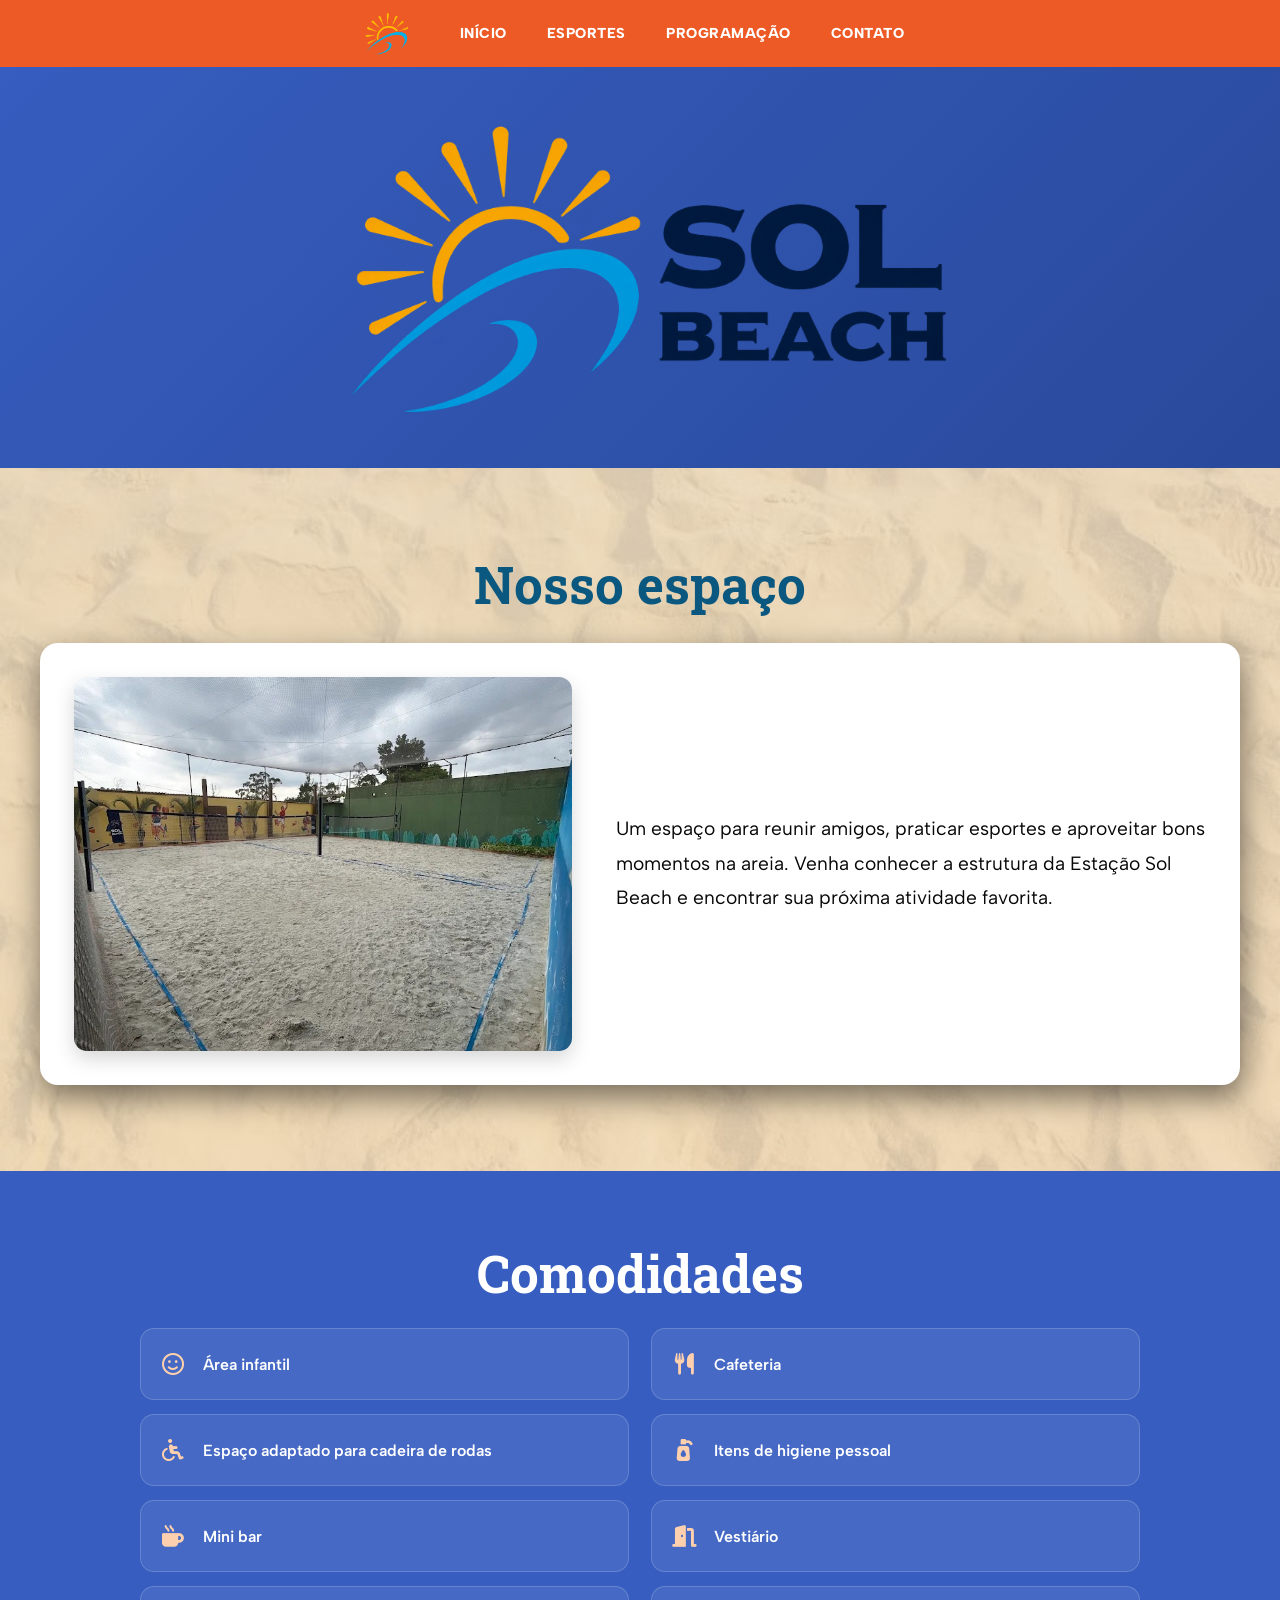
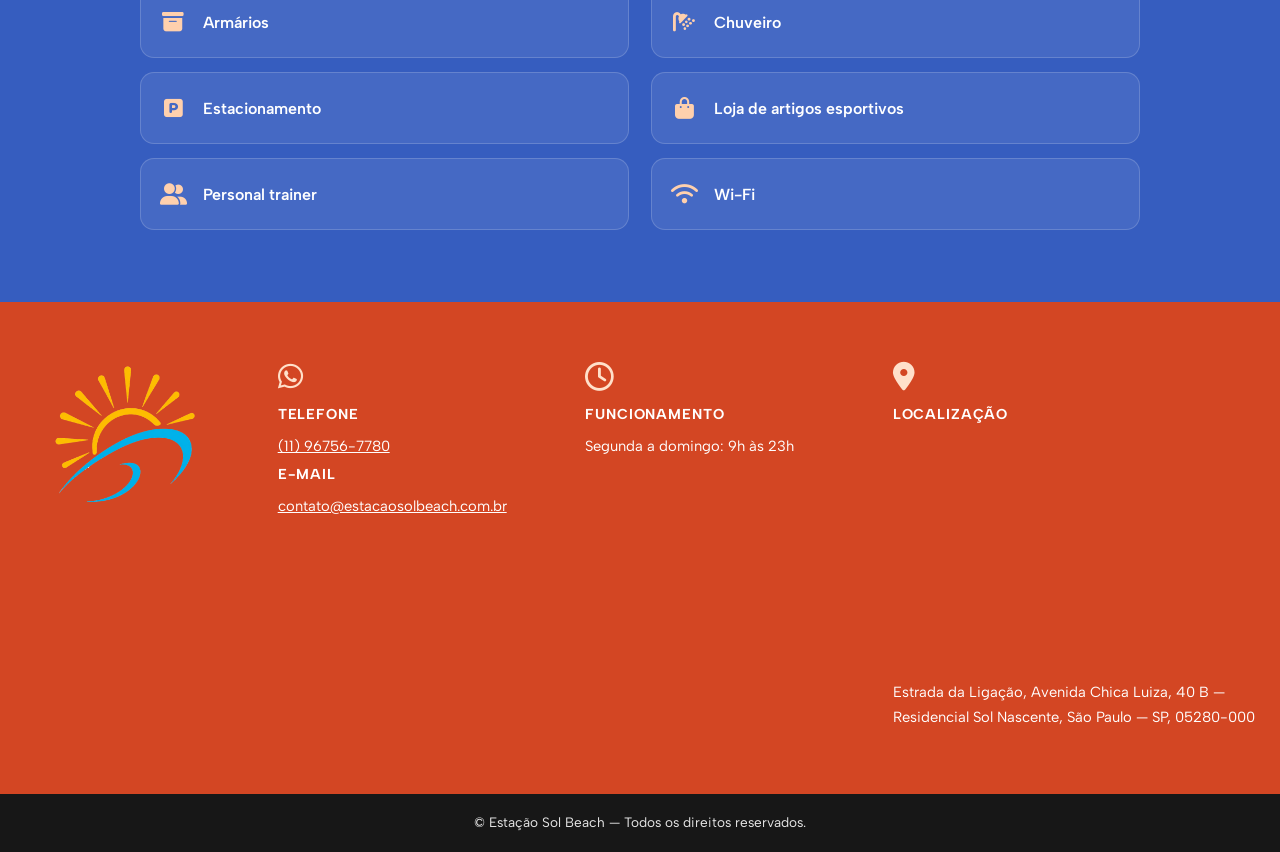
<file: index.html>
<!DOCTYPE html>
<html lang="pt-BR">
<head>
  <meta charset="UTF-8">
  <meta name="viewport" content="width=device-width, initial-scale=1">
  <meta name="description" content="Conheça a Estação Sol Beach: espaço, comodidades e estrutura para curtir esportes na areia.">
  <meta name="Grupo CEDESP" content="SOL BEACH">
  <title>Estação Sol Beach</title>
  <link rel="stylesheet" href="Estilo.css">
  <link rel="stylesheet" href="https://cdnjs.cloudflare.com/ajax/libs/font-awesome/6.7.2/css/all.min.css">
</head>
<body>
  <header>
    <nav class="Navegação-principal">
      <img class="logo-nav" src="Imagens/770f87b9-71e3-405a-a703-77a4671714f0.png" alt="Logo Estação Sol Beach">
      <a href="inicio.html" aria-current="page">Início</a>
      <a href="Sports.html">Esportes</a>
      <a href="https://www.instagram.com/estacaosolbeach/" target="_blank" rel="noopener noreferrer">Programação</a>
      <a href="#contato">Contato</a>
    </nav>
    <img class="marca" src="Imagens/56bd0a81-e079-42cf-9eba-d9d4a86ff33b.png" alt="Estação Sol Beach">
  </header>

  <main>
    <section class="local" id="espaco">
      <h2>Nosso espaço</h2>
      <div class="local2">
        <div class="localizacao">
          <img src="Imagens/unnamed (1).jpg" class="foto" alt="Vista das quadras da Estação Sol Beach">
          <p>Um espaço para reunir amigos, praticar esportes e aproveitar bons momentos na areia. Venha conhecer a estrutura da Estação Sol Beach e encontrar sua próxima atividade favorita.</p>
          
        </div>
      </div>
    </section>

    <section class="copacria" id="comodidades">
      <h2>Comodidades</h2>
      <div class="comodidades">
        <div class="comodidade"><i class="fa-regular fa-face-smile" aria-hidden="true"></i><span>Área infantil</span></div>
        <div class="comodidade"><i class="fa-solid fa-utensils" aria-hidden="true"></i><span>Cafeteria</span></div>
        <div class="comodidade"><i class="fa-solid fa-wheelchair" aria-hidden="true"></i><span>Espaço adaptado para cadeira de rodas</span></div>
        <div class="comodidade"><i class="fa-solid fa-pump-soap" aria-hidden="true"></i><span>Itens de higiene pessoal</span></div>
        <div class="comodidade"><i class="fa-solid fa-mug-hot" aria-hidden="true"></i><span>Mini bar</span></div>
        <div class="comodidade"><i class="fa-solid fa-door-open" aria-hidden="true"></i><span>Vestiário</span></div>
        <div class="comodidade"><i class="fa-solid fa-box-archive" aria-hidden="true"></i><span>Armários</span></div>
        <div class="comodidade"><i class="fa-solid fa-shower" aria-hidden="true"></i><span>Chuveiro</span></div>
        <div class="comodidade"><i class="fa-solid fa-square-parking" aria-hidden="true"></i><span>Estacionamento</span></div>
        <div class="comodidade"><i class="fa-solid fa-bag-shopping" aria-hidden="true"></i><span>Loja de artigos esportivos</span></div>
        <div class="comodidade"><i class="fa-solid fa-user-group" aria-hidden="true"></i><span>Personal trainer</span></div>
        <div class="comodidade"><i class="fa-solid fa-wifi" aria-hidden="true"></i><span>Wi-Fi</span></div>
      </div>
    </section>

    <section class="final" id="contato">
      <div class="informacoes">
        <img class="foto-final" src="Imagens/770f87b9-71e3-405a-a703-77a4671714f0.png" alt="Logo Estação Sol Beach">
        <div class="info">
          <i class="fa-brands fa-whatsapp" aria-hidden="true"></i>
          <h3>TELEFONE</h3>
          <p><a href="https://wa.me/5511967567780">(11) 96756-7780</a></p>
          <h3>E-MAIL</h3>
          <p><a href="mailto:contato@estacaosolbeach.com.br">contato@estacaosolbeach.com.br</a></p>
        </div>
        <div class="info">
          <i class="fa-regular fa-clock" aria-hidden="true"></i>
          <h3>FUNCIONAMENTO</h3>
          <p>Segunda a domingo: 9h às 23h</p>
        </div>
        <div class="info">
          <i class="fa-solid fa-location-dot" aria-hidden="true"></i>
          <h3>LOCALIZAÇÃO</h3>
          <iframe class="mapa" title="Mapa da Estação Sol Beach" src="https://www.google.com/maps/embed?pb=!1m18!1m12!1m3!1d29284.27671299266!2d-46.80789090520055!3d-23.441173777663405!2m3!1f0!2f0!3f0!3m2!1i1024!2i768!4f13.1!3m3!1m2!1s0x94cefcefc41f89bf%3A0x5785627fc1f5224d!2ssolbeach!5e0!3m2!1spt-BR!2sbr!4v1791486015866!5m2!1spt-BR!2sbr" loading="lazy" referrerpolicy="strict-origin-when-cross-origin" allowfullscreen></iframe>
          <p>Estrada da Ligação, Avenida Chica Luiza, 40 B — Residencial Sol Nascente, São Paulo — SP, 05280-000</p>
        </div>
      </div>
    </section>
  </main>
  <footer><p>© Estação Sol Beach — Todos os direitos reservados.</p></footer>
</body>
</html>
</file>
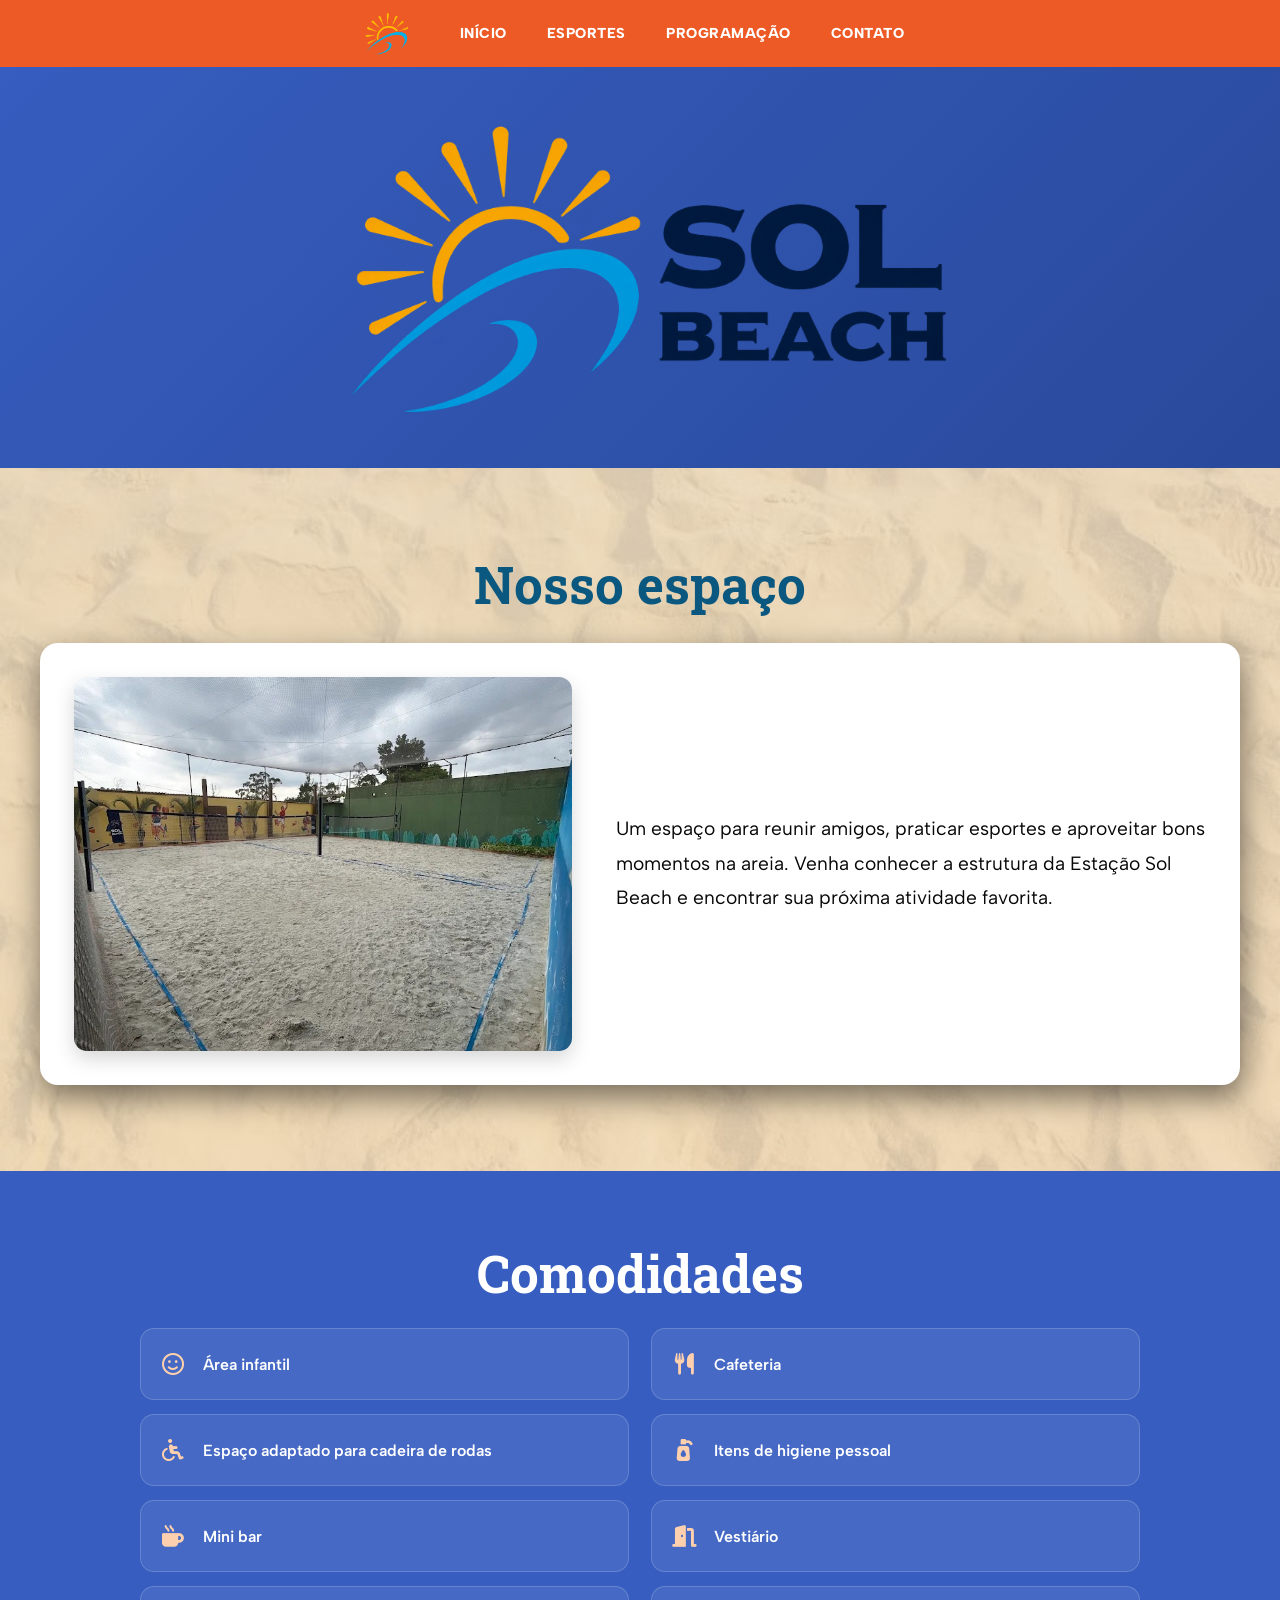
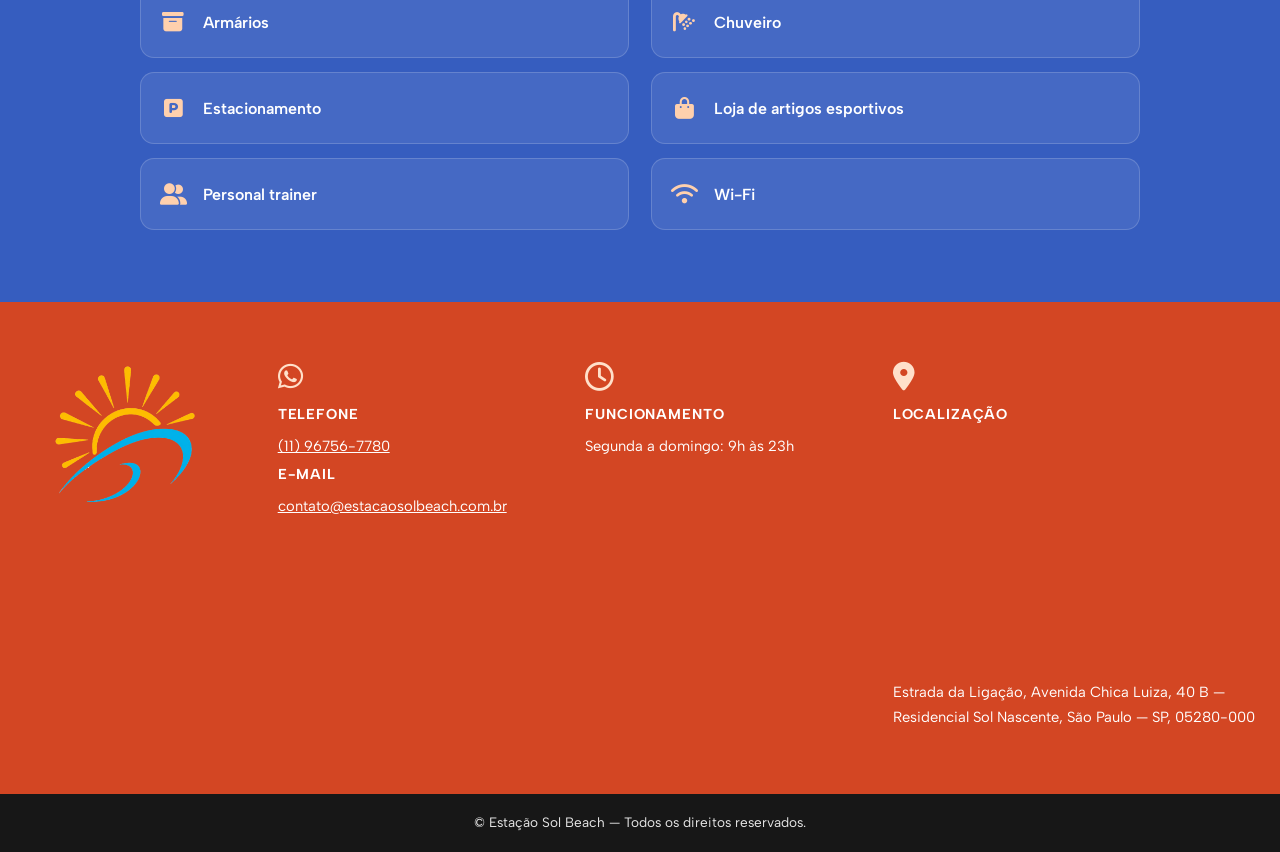
<file: inicio.html>
<!DOCTYPE html>
<html lang="pt-BR">
<head>
  <meta charset="UTF-8">
  <meta name="viewport" content="width=device-width, initial-scale=1">
  <meta name="description" content="Conheça a Estação Sol Beach: espaço, comodidades e estrutura para curtir esportes na areia.">
  <meta name="Grupo CEDESP" content="SOL BEACH">
  <title>Estação Sol Beach</title>
  <link rel="stylesheet" href="Estilo.css">
  <link rel="stylesheet" href="https://cdnjs.cloudflare.com/ajax/libs/font-awesome/6.7.2/css/all.min.css">
</head>
<body>
  <header>
    <nav aria-label="Navegação principal">
      <img class="logo-nav" src="Imagens/770f87b9-71e3-405a-a703-77a4671714f0.png" alt="Logo Estação Sol Beach">
      <a href="inicio.html">Início</a>
      <a href="Sports.html">Esportes</a>
      <a href="https://www.instagram.com/estacaosolbeach/" target="_blank" rel="noopener noreferrer">Programação</a>
      <a href="#contato">Contato</a>
    </nav>
    <img class="marca" src="Imagens/56bd0a81-e079-42cf-9eba-d9d4a86ff33b.png" alt="Estação Sol Beach">
  </header>

  <main>
    <section class="local" id="espaco">
      <h2>Nosso espaço</h2>
      <div class="local2">
        <div class="localizacao">
          <img src="Imagens/unnamed (1).jpg" class="foto" alt="Vista das quadras da Estação Sol Beach">
          <p>Um espaço para reunir amigos, praticar esportes e aproveitar bons momentos na areia. Venha conhecer a estrutura da Estação Sol Beach e encontrar sua próxima atividade favorita.</p>
        </div>
      </div>
    </section>

    <section class="copacria" id="comodidades">
      <h2>Comodidades</h2>
      <div class="comodidades">
        <div class="comodidade"><i class="fa-regular fa-face-smile" aria-hidden="true"></i><span>Área infantil</span></div>
        <div class="comodidade"><i class="fa-solid fa-utensils" aria-hidden="true"></i><span>Cafeteria</span></div>
        <div class="comodidade"><i class="fa-solid fa-wheelchair" aria-hidden="true"></i><span>Espaço adaptado para cadeira de rodas</span></div>
        <div class="comodidade"><i class="fa-solid fa-pump-soap" aria-hidden="true"></i><span>Itens de higiene pessoal</span></div>
        <div class="comodidade"><i class="fa-solid fa-mug-hot" aria-hidden="true"></i><span>Mini bar</span></div>
        <div class="comodidade"><i class="fa-solid fa-door-open" aria-hidden="true"></i><span>Vestiário</span></div>
        <div class="comodidade"><i class="fa-solid fa-box-archive" aria-hidden="true"></i><span>Armários</span></div>
        <div class="comodidade"><i class="fa-solid fa-shower" aria-hidden="true"></i><span>Chuveiro</span></div>
        <div class="comodidade"><i class="fa-solid fa-square-parking" aria-hidden="true"></i><span>Estacionamento</span></div>
        <div class="comodidade"><i class="fa-solid fa-bag-shopping" aria-hidden="true"></i><span>Loja de artigos esportivos</span></div>
        <div class="comodidade"><i class="fa-solid fa-user-group" aria-hidden="true"></i><span>Personal trainer</span></div>
        <div class="comodidade"><i class="fa-solid fa-wifi" aria-hidden="true"></i><span>Wi-Fi</span></div>
      </div>
    </section>

    <section class="final" id="contato">
      <div class="informacoes">
        <img class="foto-final" src="Imagens/770f87b9-71e3-405a-a703-77a4671714f0.png" alt="Logo Estação Sol Beach">
        <div class="info">
          <i class="fa-brands fa-whatsapp" aria-hidden="true"></i>
          <h3>TELEFONE</h3>
          <p><a href="https://wa.me/5511967567780">(11) 96756-7780</a></p>
          <h3>E-MAIL</h3>
          <p><a href="mailto:contato@estacaosolbeach.com.br">contato@estacaosolbeach.com.br</a></p>
        </div>
        <div class="info">
          <i class="fa-regular fa-clock" aria-hidden="true"></i>
          <h3>FUNCIONAMENTO</h3>
          <p>Segunda a domingo: 9h às 23h</p>
        </div>
        <div class="info">
          <i class="fa-solid fa-location-dot" aria-hidden="true"></i>
          <h3>LOCALIZAÇÃO</h3>
          <iframe class="mapa" title="Mapa da Estação Sol Beach" src="https://www.google.com/maps/embed?pb=!1m18!1m12!1m3!1d29284.27671299266!2d-46.80789090520055!3d-23.441173777663405!2m3!1f0!2f0!3f0!3m2!1i1024!2i768!4f13.1!3m3!1m2!1s0x94cefcefc41f89bf%3A0x5785627fc1f5224d!2ssolbeach!5e0!3m2!1spt-BR!2sbr!4v1791486015866!5m2!1spt-BR!2sbr" loading="lazy" referrerpolicy="strict-origin-when-cross-origin" allowfullscreen></iframe>
          <p>Estrada da Ligação, Avenida Chica Luiza, 40 B — Residencial Sol Nascente, São Paulo — SP, 05280-000</p>
        </div>
      </div>
    </section>
  </main>
  <footer><p>© Estação Sol Beach — Todos os direitos reservados.</p></footer>
</body>
</html>
</file>
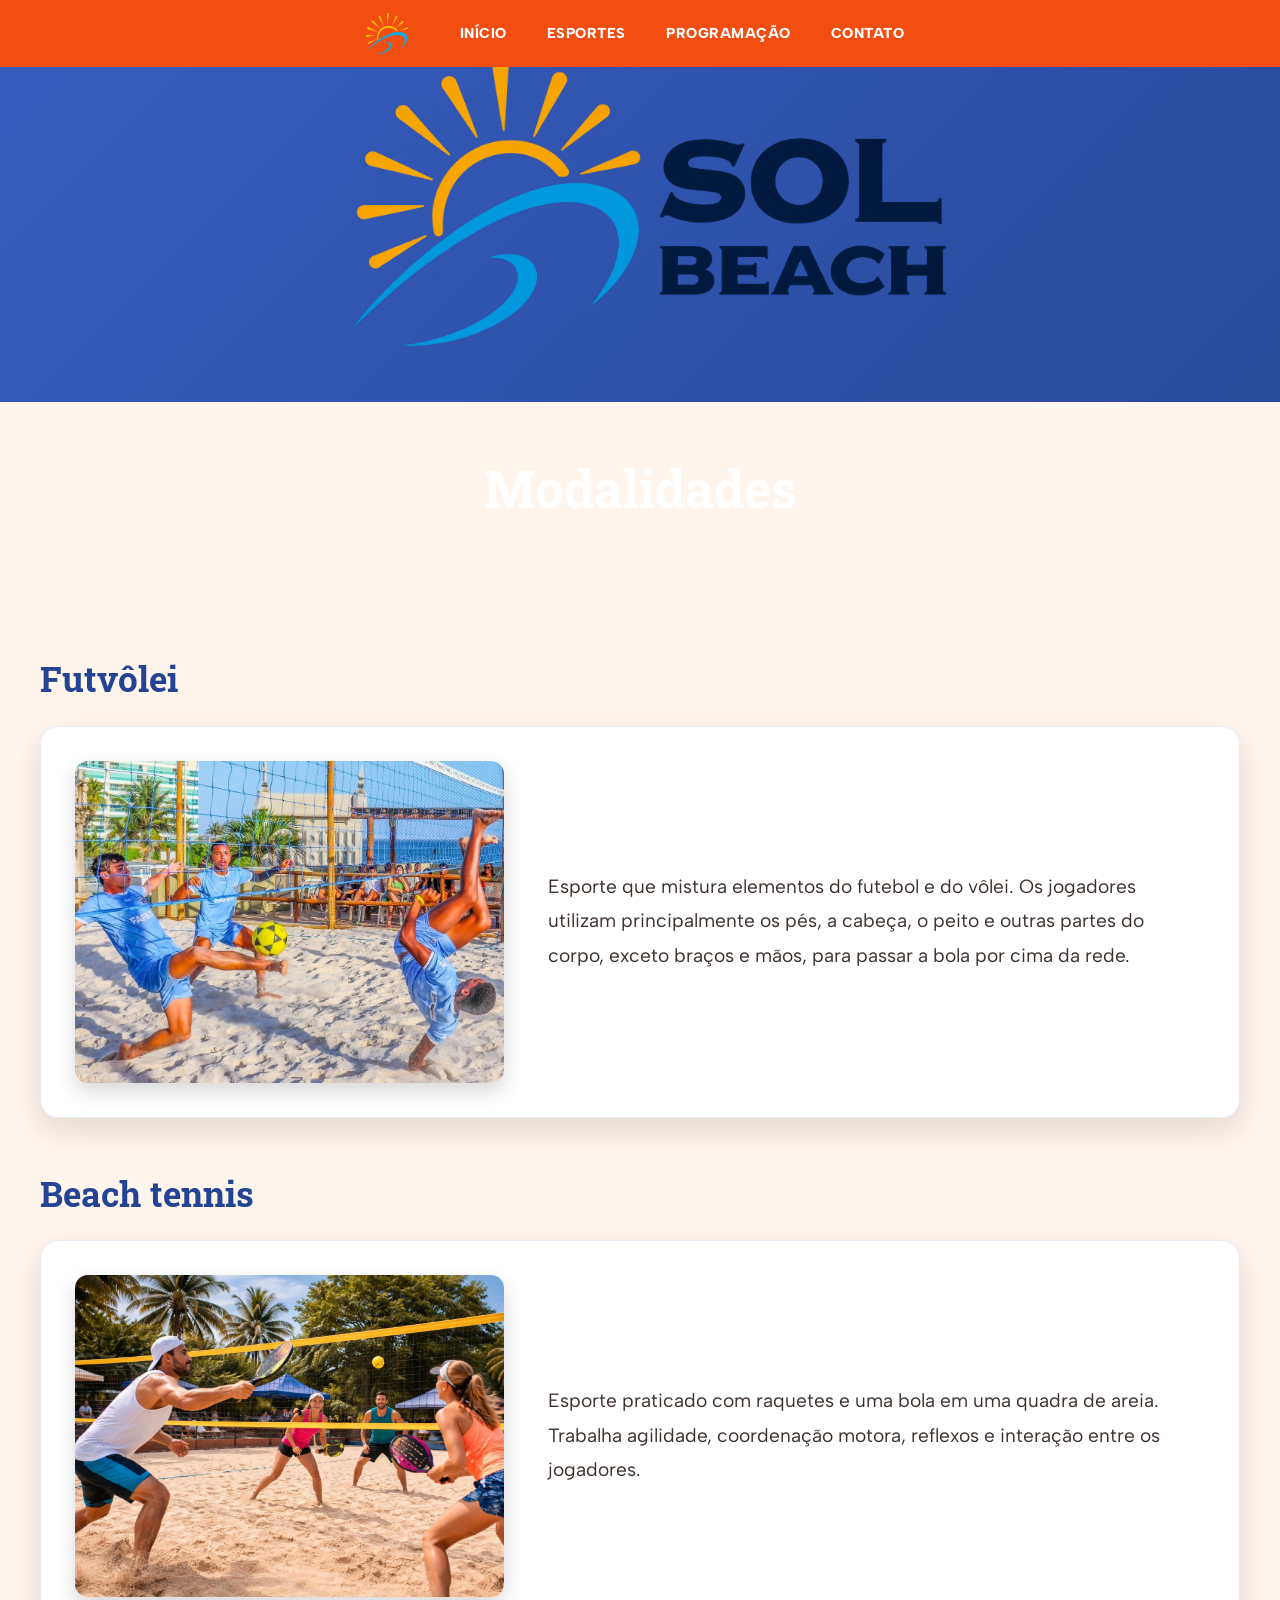
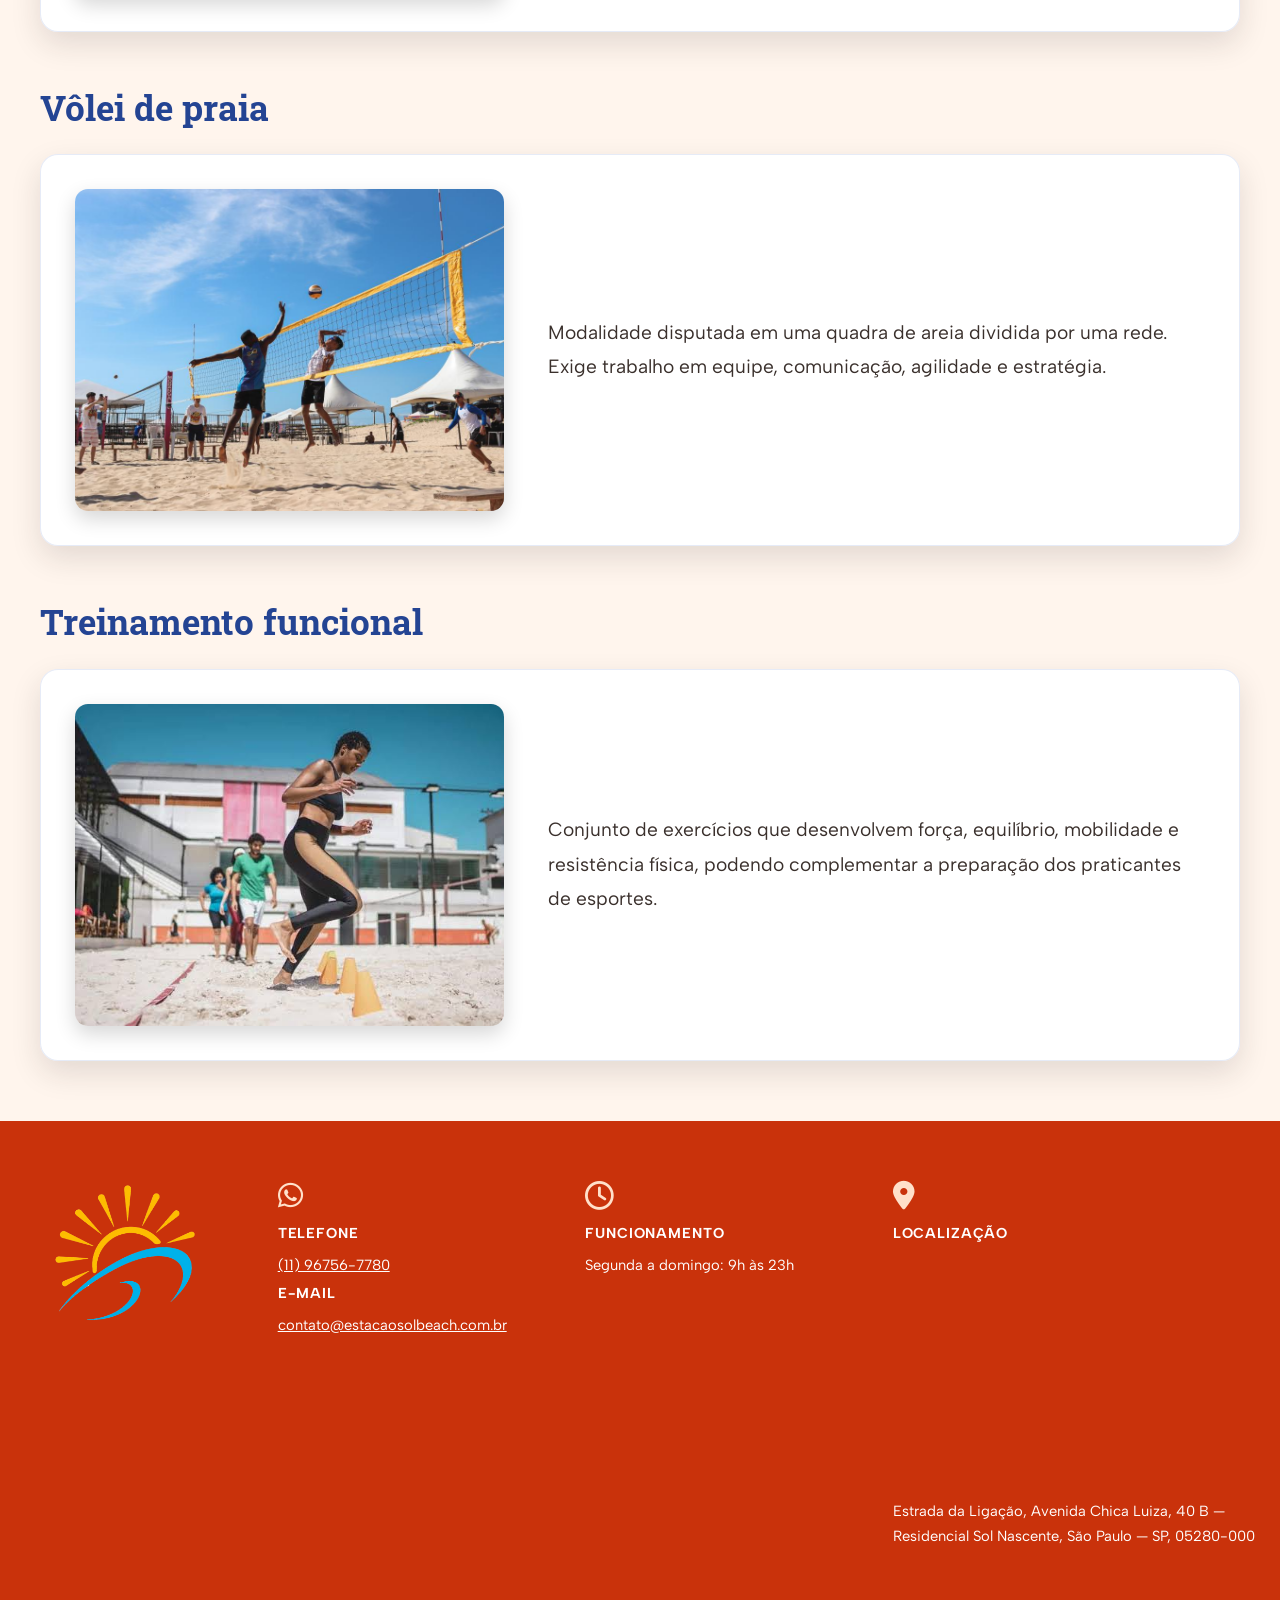
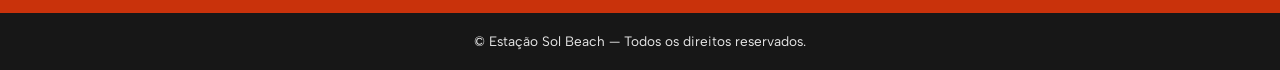
<file: Sports.html>
<!DOCTYPE html>
<html lang="pt-BR">
<head>
  <meta charset="UTF-8">
  <meta name="viewport" content="width=device-width, initial-scale=1">
  <meta name="description" content="Conheça as modalidades esportivas da Estação Sol Beach.">
  <meta name="author" content="Grupo CEDESP">
  <title>Esportes | Estação Sol Beach</title>
  <link rel="stylesheet" href="Estilo2.css">
  <link rel="stylesheet" href="https://cdnjs.cloudflare.com/ajax/libs/font-awesome/6.7.2/css/all.min.css">
</head>
<body>
  <header>
   <nav class="Navegação-principal">
      <img class="logo-nav" src="Imagens/770f87b9-71e3-405a-a703-77a4671714f0.png" alt="Logo Estação Sol Beach">
      <a href="inicio.html" aria-current="page">Início</a>
      <a href="Sports.html">Esportes</a>
      <a href="https://www.instagram.com/estacaosolbeach/" target="_blank" rel="noopener noreferrer">Programação</a>
      <a href="#contato">Contato</a>
    </nav>
    <img class="marca" src="Imagens/56bd0a81-e079-42cf-9eba-d9d4a86ff33b.png" alt="Estação Sol Beach">
  </header>

  <main>
    <section class="Modalidades"><h2>Modalidades</h2></section>
    <section class="sports-list">
      <article>
        <h2>Futvôlei</h2>
        <div class="local2"><div class="localizacao">
          <img src="Imagens/Sport.jfif" class="foto" alt="Partida de futvôlei na areia">
          <p>Esporte que mistura elementos do futebol e do vôlei. Os jogadores utilizam principalmente os pés, a cabeça, o peito e outras partes do corpo, exceto braços e mãos, para passar a bola por cima da rede.</p>
        </div></div>
      </article>
      <article>
        <h2>Beach tennis</h2>
        <div class="local2"><div class="localizacao">
          <img src="Imagens/Tenis.jfif" class="foto" alt="Raquetes e quadra de beach tennis">
          <p>Esporte praticado com raquetes e uma bola em uma quadra de areia. Trabalha agilidade, coordenação motora, reflexos e interação entre os jogadores.</p>
        </div></div>
      </article>
      <article>
        <h2>Vôlei de praia</h2>
        <div class="local2"><div class="localizacao">
          <img src="Imagens/Volei.jfif" class="foto" alt="Partida de vôlei de praia">
          <p>Modalidade disputada em uma quadra de areia dividida por uma rede. Exige trabalho em equipe, comunicação, agilidade e estratégia.</p>
        </div></div>
      </article>
      <article>
        <h2>Treinamento funcional</h2>
        <div class="local2"><div class="localizacao">
          <img src="Imagens/treina.jfif" class="foto" alt="Treinamento funcional">
          <p>Conjunto de exercícios que desenvolvem força, equilíbrio, mobilidade e resistência física, podendo complementar a preparação dos praticantes de esportes.</p>
        </div></div>
      </article>
    </section>

    <section class="final" id="contato">
      <div class="informacoes">
        <img class="foto-final" src="Imagens/770f87b9-71e3-405a-a703-77a4671714f0.png" alt="Logo Estação Sol Beach">
        <div class="info">
          <i class="fa-brands fa-whatsapp" aria-hidden="true"></i>
          <h3>TELEFONE</h3><p><a href="https://wa.me/5511967567780">(11) 96756-7780</a></p>
          <h3>E-MAIL</h3><p><a href="mailto:contato@estacaosolbeach.com.br">contato@estacaosolbeach.com.br</a></p>
        </div>
        <div class="info">
          <i class="fa-regular fa-clock" aria-hidden="true"></i>
          <h3>FUNCIONAMENTO</h3><p>Segunda a domingo: 9h às 23h</p>
        </div>
        <div class="info">
          <i class="fa-solid fa-location-dot" aria-hidden="true"></i>
          <h3>LOCALIZAÇÃO</h3>
          <iframe class="mapa" title="Mapa da Estação Sol Beach" src="https://www.google.com/maps/embed?pb=!1m18!1m12!1m3!1d29284.27671299266!2d-46.80789090520055!3d-23.441173777663405!2m3!1f0!2f0!3f0!3m2!1i1024!2i768!4f13.1!3m3!1m2!1s0x94cefcefc41f89bf%3A0x5785627fc1f5224d!2ssolbeach!5e0!3m2!1spt-BR!2sbr!4v1791486015866!5m2!1spt-BR!2sbr" loading="lazy" referrerpolicy="strict-origin-when-cross-origin" allowfullscreen></iframe>
          <p>Estrada da Ligação, Avenida Chica Luiza, 40 B — Residencial Sol Nascente, São Paulo — SP, 05280-000</p>
        </div>
      </div>
    </section>
  </main>
  <footer><p>© Estação Sol Beach — Todos os direitos reservados.</p></footer>
</body>
</html>
</file>
<file: Estilo.css>
@charset "UTF-8";
@import url('https://fonts.googleapis.com/css2?family=Albert+Sans:wght@400;500;600;700;800&family=Roboto+Slab:wght@600;700;800&display=swap');

:root {
  --azul: #365dbf;
  --azul-escuro: #244493;
  --laranja: #ee5a25;
  --laranja-escuro: #d34623;
  --creme: #fff5ed;
  --texto: #242424;
  --branco: #fff;
  --fonte: 'Albert Sans', Arial, sans-serif;
  --destaque: 'Roboto Slab', Georgia, serif;
  --largura: 1200px;
  --sombra: 2px 12px 30px rgba(0, 0, 0, 0.5);
  --raio: 18px;
}

* { box-sizing: border-box; }
html { scroll-behavior: smooth; }
body {
  margin: 0;
  font-family: var(--fonte);
  color: var(--texto);
  line-height: 1.6;
  background: var(--laranja);
  padding-top: 66px;
  
}
img { display: block; max-width: 100%; height: auto; }
a { color: inherit; }
header {
  background: linear-gradient(135deg, var(--azul), #29499b);
  color: var(--branco);
  text-align: center;
}
header > .marca {
  width: min(680px, 88%);
  margin: 0 auto;
  padding: 28px 0 34px;
  object-fit: contain;
}

header nav {
    position: fixed;
    top: 0;
    left: 0;
    width: 100%;
    z-index: 1000;
    display: flex;
    align-items: center;
    justify-content: center;
    flex-wrap: wrap;
    gap: 8px;
    padding: 12px clamp(16px, 4vw, 48px);
    background: var(--laranja);
}
header nav .logo-nav {
  width: 58px;
  max-height: 48px;
  object-fit: contain;
  margin-right: 18px;
}
header nav a {
  display: inline-block;
  padding: 10px 16px;
  border-radius: 999px;
  color: #fff;
  font-size: .9rem;
  font-weight: 800;
  letter-spacing: .035em;
  text-decoration: none;
  text-transform: uppercase;
  transition: background .2s ease, transform .2s ease;
}
header nav a:hover, header nav a:focus-visible {
  background: rgba(80, 25, 7, .25);
  transform: translateY(-1px);
  outline: none;
}
main { min-height: 55vh; }
.local {
 padding: clamp(42px, 7vw, 86px) 24px;
  background-image: 
  linear-gradient(rgba(233, 217, 190, 0.78), rgba(238, 219, 186, 0.78)), url("Imagens/areia.jfif");
  background-size: cover;
  background-position: center;
  background-repeat: no-repeat;
}
.local > h2, .Modalidades h2, .copacria h2 {
  margin: 0 0 28px;
  font-family: var(--destaque);
  font-size: clamp(2rem, 4vw, 3.2rem);
  line-height: 1.2;
  text-align: center;
}

.local > h2 { color: rgb(10, 88, 128) ; }
.local2 {
  width: min(var(--largura), 100%);
  margin: 0 auto;
  padding: clamp(18px, 3vw, 34px);
  border-radius: var(--raio);
  background: rgb(255, 255, 255);
  box-shadow: var(--sombra);
  /* border-left: 10px solid rgba(0, 0, 0, 0.5); */
}

.localizacao {
  display: flex;
  align-items: center;
  gap: clamp(22px, 4vw, 44px);
}
.foto {
  width: min(44%, 460px);
  flex: 0 0 44%;
  aspect-ratio: 4 / 3;
  object-fit: cover;
  border-radius: 13px;
  box-shadow: 0 8px 20px rgba(0,0,0,.16);
}
.local2 p {
  margin: 0;
  color: #070707;
  font-size: clamp(1rem, 1.5vw, 1.2rem);
  line-height: 1.8;
}
.Modalidades {
  padding: clamp(30px, 5vw, 56px) 20px;
  color: #fff;
  background: var(--laranja);
}
.sports-list {
  padding: 0 24px 60px;
  background: var(--creme);
}
.sports-list > article {
  width: min(var(--largura), 100%);
  margin: 0 auto;
  padding: 48px 0 0;
}
.sports-list h2 {
  margin: 0 0 18px;
  color: var(--azul-escuro);
  font-family: var(--destaque);
  font-size: clamp(1.6rem, 3vw, 2.2rem);
}
.sports-list .local2 { border: 1px solid rgba(54,93,191,.12); }
.sports-list .localizacao { align-items: center; }
.sports-list .foto { width: min(38%, 380px); flex-basis: 38%; }
.copacria {
  padding: clamp(42px, 6vw, 72px) 24px;
  color: #fff;
  background: var(--azul);
}
.copacria h2 { margin-bottom: 24px; }
.comodidades {
  display: grid;
  grid-template-columns: repeat(2, minmax(0, 1fr));
  gap: 14px 22px;
  width: min(1000px, 100%);
  margin: 0 auto;
}
.comodidade {
  display: flex;
  align-items: center;
  gap: 16px;
  min-height: 72px;
  padding: 16px 18px;
  border: 1px solid rgba(255,255,255,.17);
  border-radius: 14px;
  background: rgba(255,255,255,.08);
  font-size: 1rem;
  font-weight: 600;
  transition: transform .2s ease, background .2s ease;
}
.comodidade:hover { transform: translateY(-2px); background: rgb(110, 155, 202); }
.comodidade i { width: 28px; flex: 0 0 28px; color: #ffd0ad; font-size: 1.35rem; text-align: center; }
.final {
  padding: clamp(34px, 5vw, 60px) 24px;
  color: #fff;
  background: var(--laranja-escuro);
}
.informacoes {
  display: grid;
  grid-template-columns: .8fr 1fr 1fr 1.35fr;
  align-items: start;
  gap: clamp(22px, 3vw, 42px);
  width: min(1400px, 100%);
  margin: 0 auto;
}
.foto-final {
  width: min(190px, 100%);
  margin: 0 auto;
  object-fit: contain;
}
.info { min-width: 0; }
.info > i { margin-bottom: 12px; font-size: 1.8rem; color: #ffe0ca; }
.info h3 { margin: 0 0 8px; font-size: .9rem; letter-spacing: .06em; }
.info p { margin: 4px 0; font-size: .92rem; line-height: 1.7; overflow-wrap: anywhere; }
.mapa { display: block; width: 100%; height: 230px; margin: 12px 0; border: 0; border-radius: 12px; }
footer {
  padding: 18px 20px;
  color: #e8e8e8;
  background: #171717;
  text-align: center;
  font-size: .85rem;
}
footer p { margin: 0; }
@media (max-width: 900px) {
  .informacoes { grid-template-columns: repeat(2, minmax(0, 1fr)); }
  .foto-final { width: 150px; }
}
@media (max-width: 680px) {
  header nav { gap: 3px; padding: 10px 12px; }
  header nav .logo-nav { width: 44px; margin: 0 8px 0 0; }
  header nav a { padding: 9px 10px; font-size: .75rem; }
  header > .marca { padding: 24px 0; }
  .localizacao, .sports-list .localizacao { flex-direction: column; align-items: stretch; }
  .foto, .sports-list .foto { width: 100%; flex: auto; aspect-ratio: 16 / 10; }
  .comodidades { grid-template-columns: 1fr; }
  .comodidade { min-height: 62px; }
  .informacoes { grid-template-columns: 1fr; text-align: center; }
  .foto-final { width: 145px; }
  .mapa { height: 250px; }
}
@media (prefers-reduced-motion: reduce) {
  html { scroll-behavior: auto; }
  *, *::before, *::after { transition-duration: .01ms !important; }
}
</file>
<file: Estilo2.css>
@charset "UTF-8";
@import url('https://fonts.googleapis.com/css2?family=Albert+Sans:wght@400;500;600;700;800&family=Roboto+Slab:wght@600;700;800&display=swap');

:root {
  --azul: #365dbf;
  --azul-escuro: #244493;
  --laranja: #f34d11;
  --laranja-escuro: #c9320b;
  --creme: #fff5ed;
  --texto: #242424;
  --branco: #fff;
  --fonte: 'Albert Sans', Arial, sans-serif;
  --destaque: 'Roboto Slab', Georgia, serif;
  --largura: 1200px;
  --sombra: 0 12px 30px rgba(35, 32, 29, .13);
  --raio: 18px;
}

* { box-sizing: border-box; }
html { scroll-behavior: smooth; }
body {
  margin: 0;
  font-family: var(--fonte);
  color: var(--texto);
  line-height: 1.6;
  background: var(--creme);
}
img { display: block; max-width: 100%; height: auto; }
a { color: inherit; }
header {
  background: linear-gradient(135deg, var(--azul), #29499b);
  color: var(--branco);
  text-align: center;
}
header > .marca {
  width: min(680px, 88%);
  margin: 0 auto;
  padding: 28px 0 34px;
  object-fit: contain;
}
header nav {
  position: fixed;
    top: 0;
    left: 0;
    width: 100%;
    z-index: 1000;
    display: flex;
    align-items: center;
    justify-content: center;
    flex-wrap: wrap;
    gap: 8px;
    padding: 12px clamp(16px, 4vw, 48px);
    background: var(--laranja);
}
header nav .logo-nav {
  width: 58px;
  max-height: 48px;
  object-fit: contain;
  margin-right: 18px;
}
header nav a {
  display: inline-block;
  padding: 10px 16px;
  border-radius: 999px;
  color: #fff;
  font-size: .9rem;
  font-weight: 800;
  letter-spacing: .035em;
  text-decoration: none;
  text-transform: uppercase;
  transition: background .2s ease, transform .2s ease;
}
header nav a:hover, header nav a:focus-visible {
  background: rgba(80, 25, 7, .25);
  transform: translateY(-1px);
  outline: none;
}
main { min-height: 55vh; }
.local {
  padding: clamp(42px, 7vw, 86px) 24px;
  background: linear-gradient(135deg, #ff5a1d, #e8420b);
}
.local > h2, .Modalidades h2, .copacria h2 {
  margin: 0 0 28px;
  font-family: var(--destaque);
  font-size: clamp(2rem, 4vw, 3.2rem);
  line-height: 1.2;
  text-align: center;
}
.local > h2 { color: #fff3e7; }
.local2 {
  width: min(var(--largura), 100%);
  margin: 0 auto;
  padding: clamp(18px, 3vw, 34px);
  border-radius: var(--raio);
  background: rgba(255,255,255,.96);
  box-shadow: var(--sombra);
  
}
.localizacao {
  display: flex;
  align-items: center;
  gap: clamp(22px, 4vw, 44px);
}
.foto {
  width: min(44%, 460px);
  flex: 0 0 44%;
  aspect-ratio: 4 / 3;
  object-fit: cover;
  border-radius: 13px;
  box-shadow: 0 8px 20px rgba(0,0,0,.16);
}
.local2 p {
  margin: 0;
  color: #3a302c;
  font-size: clamp(1rem, 1.5vw, 1.2rem);
  line-height: 1.8;
}
.Modalidades {
  padding: clamp(30px, 5vw, 56px) 20px;
  color: #fff;
  background: linear-gradient(135deg, #173B70);
}
.sports-list {
  padding: 0 24px 60px;
  background: var(--creme);
}
.sports-list > article {
  width: min(var(--largura), 100%);
  margin: 0 auto;
  padding: 48px 0 0;
}
.sports-list h2 {
  margin: 0 0 18px;
  color: var(--azul-escuro);
  font-family: var(--destaque);
  font-size: clamp(1.6rem, 3vw, 2.2rem);
}
.sports-list .local2 { border: 1px solid rgba(54,93,191,.12); }
.sports-list .localizacao { align-items: center; }
.sports-list .foto { width: min(38%, 380px); flex-basis: 38%; }
.copacria {
  padding: clamp(42px, 6vw, 72px) 24px;
  color: #fff;
  background: var(--azul);
}
.copacria h2 { margin-bottom: 24px; }
.comodidades {
  display: grid;
  grid-template-columns: repeat(2, minmax(0, 1fr));
  gap: 14px 22px;
  width: min(1000px, 100%);
  margin: 0 auto;
}
.comodidade {
  display: flex;
  align-items: center;
  gap: 16px;
  min-height: 72px;
  padding: 16px 18px;
  border: 1px solid rgba(255,255,255,.17);
  border-radius: 14px;
  background: rgba(255,255,255,.08);
  font-size: 1rem;
  font-weight: 600;
  transition: transform .2s ease, background .2s ease;
}
.comodidade:hover { transform: translateY(-2px); background: rgba(255,255,255,.14); }
.comodidade i { width: 28px; flex: 0 0 28px; color: #ffd0ad; font-size: 1.35rem; text-align: center; }
.final {
  padding: clamp(34px, 5vw, 60px) 24px;
  color: #fff;
  background: var(--laranja-escuro);
}
.informacoes {
  display: grid;
  grid-template-columns: .8fr 1fr 1fr 1.35fr;
  align-items: start;
  gap: clamp(22px, 3vw, 42px);
  width: min(1400px, 100%);
  margin: 0 auto;
}
.foto-final {
  width: min(190px, 100%);
  margin: 0 auto;
  object-fit: contain;
}
.info { min-width: 0; }
.info > i { margin-bottom: 12px; font-size: 1.8rem; color: #ffe0ca; }
.info h3 { margin: 0 0 8px; font-size: .9rem; letter-spacing: .06em; }
.info p { margin: 4px 0; font-size: .92rem; line-height: 1.7; overflow-wrap: anywhere; }
.mapa { display: block; width: 100%; height: 230px; margin: 12px 0; border: 0; border-radius: 12px; }
footer {
  padding: 18px 20px;
  color: #e8e8e8;
  background: #171717;
  text-align: center;
  font-size: .85rem;
}
footer p { margin: 0; }
@media (max-width: 900px) {
  .informacoes { grid-template-columns: repeat(2, minmax(0, 1fr)); }
  .foto-final { width: 150px; }
}
@media (max-width: 640px) {
  header nav { gap: 3px; padding: 10px 12px; }
  header nav .logo-nav { width: 44px; margin: 0 8px 0 0; }
  header nav a { padding: 9px 10px; font-size: .75rem; }
  header > .marca { padding: 24px 0; }
  .localizacao, .sports-list .localizacao { flex-direction: column; align-items: stretch; }
  .foto, .sports-list .foto { width: 100%; flex: auto; aspect-ratio: 16 / 10; }
  .comodidades { grid-template-columns: 1fr; }
  .comodidade { min-height: 62px; }
  .informacoes { grid-template-columns: 1fr; text-align: center; }
  .foto-final { width: 145px; }
  .mapa { height: 250px; }
}
@media (prefers-reduced-motion: reduce) {
  html { scroll-behavior: auto; }
  *, *::before, *::after { transition-duration: .01ms !important; }
}
</file>
